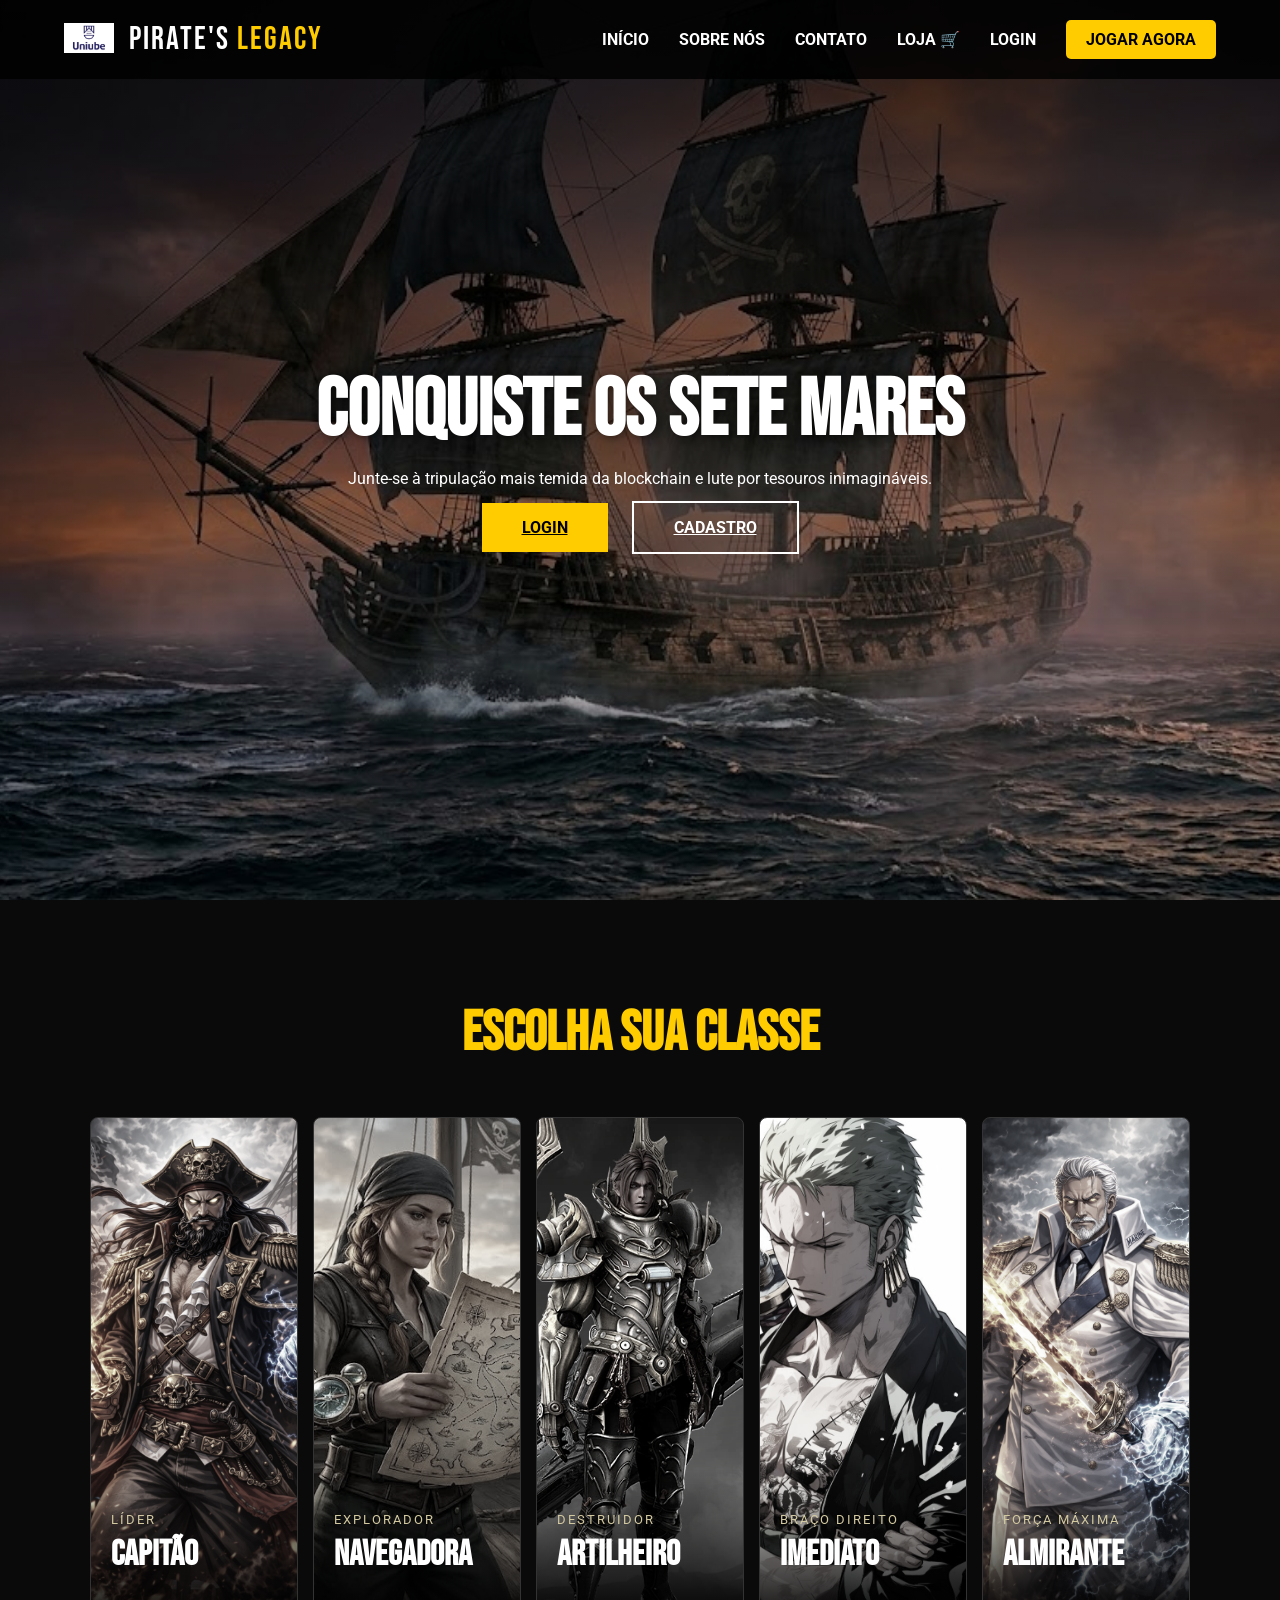
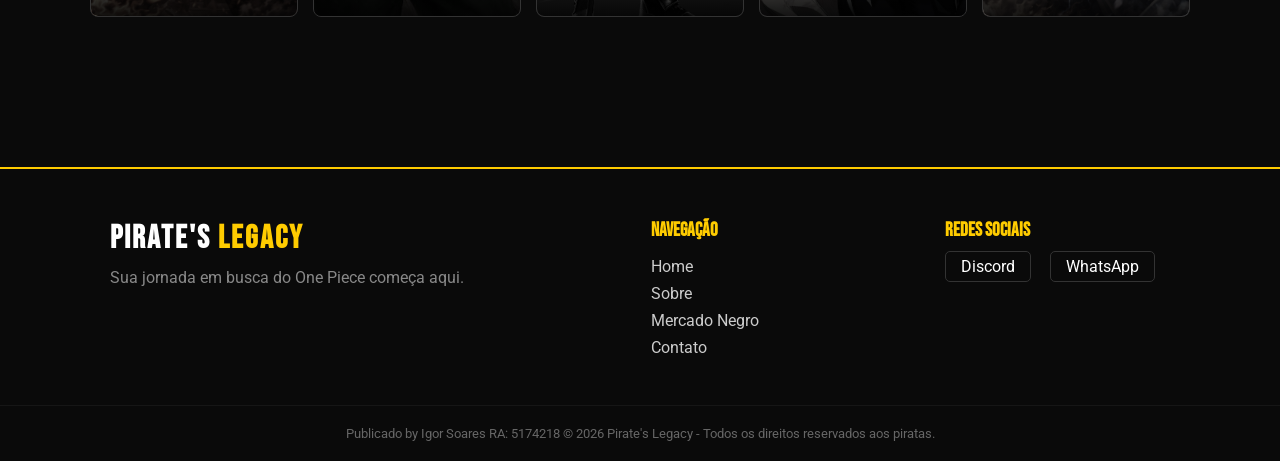
<file: Trabalho html/index.html>
<!DOCTYPE html>
<html lang="pt-br">
<head>
    <script>(function(w,d,s,l,i){w[l]=w[l]||[];w[l].push({'gtm.start':
new Date().getTime(),event:'gtm.js'});var f=d.getElementsByTagName(s)[0],
j=d.createElement(s),dl=l!='dataLayer'?'&l='+l:'';j.async=true;j.src=
'https://www.googletagmanager.com/gtm.js?id='+i+dl;f.parentNode.insertBefore(j,f);
})(window,document,'script','dataLayer','GTM-MMXJFPZJ');</script>
    <meta charset="UTF-8">
    <meta name="viewport" content="width=device-width, initial-scale=1.0">
    <title>Pirate's Legacy - Conquiste os Mares</title>
    <link rel="stylesheet" href="css/style.css">
    <link href="https://fonts.googleapis.com/css2?family=Bebas+Neue&family=Roboto:wght@300;700&display=swap" rel="stylesheet">
</head>
<body>
    

    <header id="topo">
       <nav>
 <div class="brand-container">
    <a href="https://uniube.br/" target="_blank">
        <img src="Imagens/uniube.jpg" class="logo-uniube-header" alt="Logo Uniube">
    </a>
    
    <div class="logo">
        <a href="index.html">
            PIRATE'S <span>LEGACY</span>
        </a>
    </div>
</div>

    <ul>
        <li><a href="index.html">INÍCIO</a></li>
        <li><a href="sobre.html">SOBRE NÓS</a></li>
        <li><a href="contato.html">CONTATO</a></li>
        <li><a href="loja.html" target="_blank" class="shop-link">LOJA 🛒</a></li>
        <li><a href="login.html">LOGIN</a></li>
        <li>
            <a href="download.html" target="_blank" class="btn-play">
                JOGAR AGORA
            </a>
        </li>
    </ul>
</nav>
    </header>

    <section class="hero">
        <div class="hero-content">
            <h1>CONQUISTE OS SETE MARES</h1>
            <p>Junte-se à tripulação mais temida da blockchain e lute por tesouros inimagináveis.</p>
            
            <div class="hero-btns">
                <a href="login.html" target="_blank" class="main-btn">LOGIN</a>
                <a href="cadastro.html" target="_blank" class="sec-btn">CADASTRO</a>
            </div>
        </div>
    </section>

    <section class="features">
        <h2 class="titulo-sessao">ESCOLHA SUA CLASSE</h2>
        <div class="classes-list">
            
            <a href="classe-capitao.html" target="_blank" class="class-card capitao">
                <div class="class-content">
                    <span class="class-label">Líder</span>
                    <h3>CAPITÃO</h3>
                </div>
            </a>

            <a href="classe-navegador.html" target="_blank" class="class-card navegador">
                <div class="class-content">
                    <span class="class-label">Explorador</span>
                    <h3>NAVEGADORA</h3>
                </div>
            </a>

            <a href="classe-artilheiro.html" target="_blank" class="class-card artilheiro">
                <div class="class-content">
                    <span class="class-label">Destruidor</span>
                    <h3>ARTILHEIRO</h3>
                    
                </div>
            </a>

            <a href="classe-imediato.html" class="class-card imediato">
                <div class="class-content">
        <span class="class-label">Braço Direito</span>
        <h3>IMEDIATO</h3>
    </div>
</a>
<a href="classe-almirante.html" class="class-card almirante">
    <div class="class-content">
        <span class="class-label">Força Máxima</span>
        <h3>ALMIRANTE</h3>
    </div>
</a>        
            
        </div>
    </section>

</body>
<footer class="main-footer">
    <div class="footer-content">
        <div class="footer-logo">
            <h2>PIRATE'S <span>LEGACY</span></h2>
            <p>Sua jornada em busca do One Piece começa aqui.</p>
        </div>
        
        <div class="footer-links">
            <h4>Navegação</h4>
            <ul>
                <li><a href="index.html">Home</a></li>
                <li><a href="sobre.html">Sobre</a></li>
                <li><a href="loja.html">Mercado Negro</a></li>
                <li><a href="contato.html">Contato</a></li>
            </ul>
        </div>

        <div class="footer-social">
            <h4>Redes Sociais</h4>
            <div class="social-icons">
                <a href="https://discord.com/users/SEU_ID" target="_blank">Discord</a>
                <a href="https://wa.me/55..." target="_blank">WhatsApp</a>
            </div>
        </div>
    </div>
    
    <div class="footer-bottom">
        <p> Publicado by Igor Soares RA: 5174218 &copy; 2026 Pirate's Legacy - Todos os direitos reservados aos piratas.</p>
    </div>
</footer>
</html>
</file>
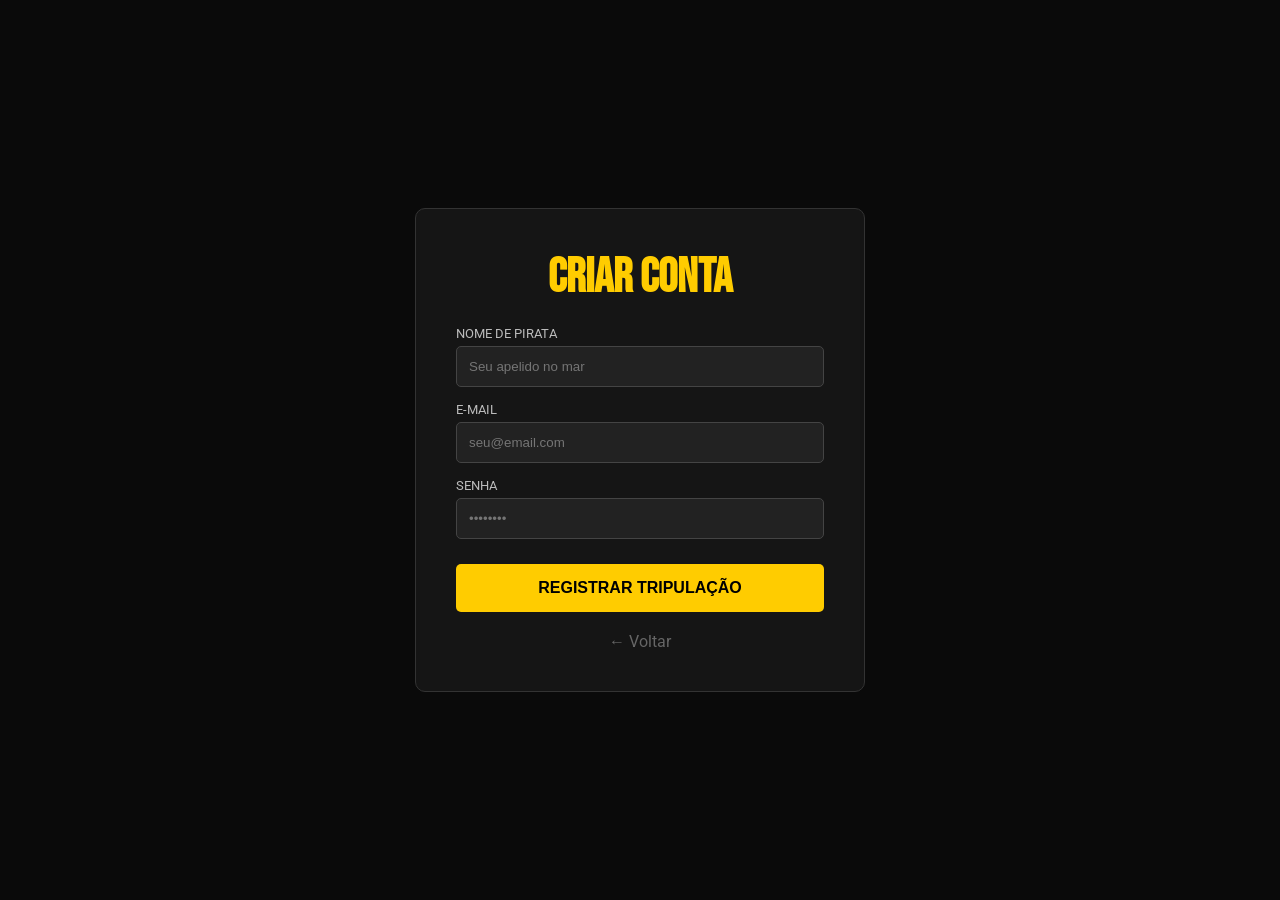
<file: Trabalho html/cadastro.html>
<!DOCTYPE html>
<html lang="pt-BR">
<head>
    <meta charset="UTF-8">
    <meta name="viewport" content="width=device-width, initial-scale=1.0">
    <title>Cadastro - Pirate's Legacy</title>
    <link href="https://fonts.googleapis.com/css2?family=Bebas+Neue&family=Roboto:wght@400;700&display=swap" rel="stylesheet">
    <style>
        * { margin: 0; padding: 0; box-sizing: border-box; }
        body {
            background-color: #0a0a0a;
            color: white;
            font-family: 'Roboto', sans-serif;
            height: 100vh;
            display: flex;
            align-items: center;
            justify-content: center;
        }
        .register-box {
            background: #151515;
            padding: 40px;
            border-radius: 10px;
            border: 1px solid #333;
            width: 100%;
            max-width: 450px;
            text-align: center;
        }
        h2 { font-family: 'Bebas Neue'; font-size: 3rem; color: #ffcc00; margin-bottom: 20px; }
        .input-group { margin-bottom: 15px; text-align: left; }
        .input-group label { display: block; margin-bottom: 5px; color: #bbb; font-size: 0.8rem; }
        .input-group input {
            width: 100%;
            padding: 12px;
            background: #222;
            border: 1px solid #444;
            border-radius: 5px;
            color: white;
            outline: none;
        }
        .input-group input:focus { border-color: #ffcc00; }
        .btn-register {
            width: 100%;
            padding: 15px;
            background: #ffcc00;
            border: none;
            border-radius: 5px;
            color: black;
            font-weight: bold;
            cursor: pointer;
            font-size: 1rem;
            margin-top: 10px;
        }
        .back-link { display: block; margin-top: 20px; color: #666; text-decoration: none; }
    </style>
</head>
<body>
    <div class="register-box">
        <h2>CRIAR CONTA</h2>
        <form>
            <div class="input-group">
                <label>NOME DE PIRATA</label>
                <input type="text" placeholder="Seu apelido no mar" required>
            </div>
            <div class="input-group">
                <label>E-MAIL</label>
                <input type="email" placeholder="seu@email.com" required>
            </div>
            <div class="input-group">
                <label>SENHA</label>
                <input type="password" placeholder="••••••••" required>
            </div>
            <button type="submit" class="btn-register">REGISTRAR TRIPULAÇÃO</button>
        </form>
        <a href="index.html" class="back-link">← Voltar</a>
    </div>
</body>
</html>
</file>
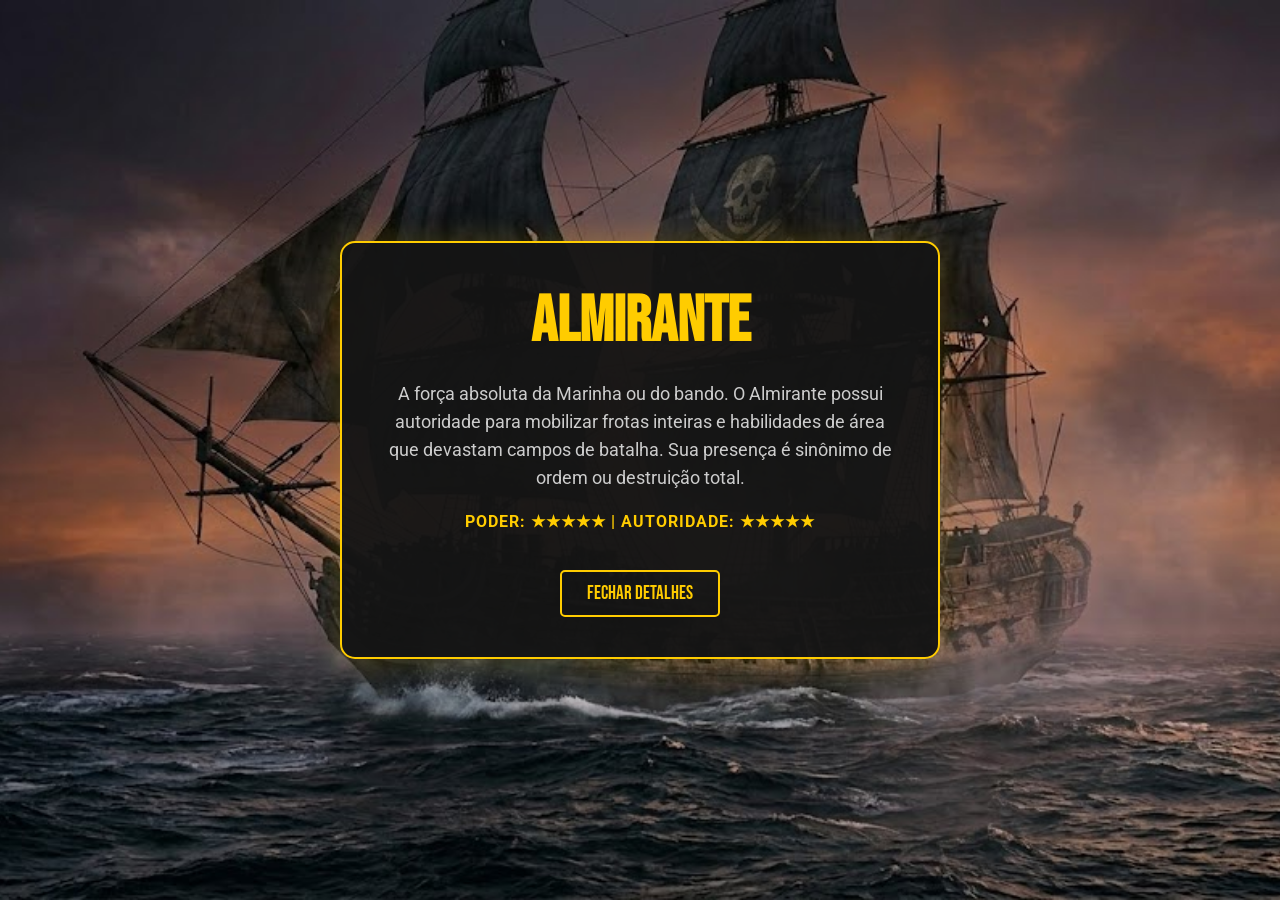
<file: Trabalho html/classe-almirante.html>
<!DOCTYPE html>
<html lang="pt-BR">
<head>
    <meta charset="UTF-8">
    <title>Almirante - Pirate's Legacy</title>
    <link rel="stylesheet" href="css/style.css">
    <link href="https://fonts.googleapis.com/css2?family=Bebas+Neue&family=Roboto:wght@400;700&display=swap" rel="stylesheet">
    <style>
        body {
            background-color: transparent; 
            display: flex;
            justify-content: center;
            align-items: center;
            height: 100vh;
            margin: 0;
        }
        .info-container {
            max-width: 600px;
            background: rgba(21, 21, 21, 0.95);
            padding: 40px;
            border-radius: 15px;
            border: 2px solid #ffcc00;
            text-align: center;
            box-shadow: 0 0 30px rgba(255, 204, 0, 0.2);
        }
        h1 { font-family: 'Bebas Neue'; color: #ffcc00; font-size: 4rem; margin: 0; }
        p { color: #ccc; line-height: 1.6; margin: 20px 0; font-size: 1.1rem; }
        .stats { color: #ffcc00; font-weight: bold; text-transform: uppercase; letter-spacing: 1px; }

        
        .btn-fechar {
            margin-top: 20px;
            background: transparent;
            border: 2px solid #ffcc00;
            color: #ffcc00;
            padding: 10px 25px;
            font-family: 'Bebas Neue', cursive;
            font-size: 1.2rem;
            cursor: pointer;
            transition: 0.3s;
            border-radius: 5px;
            text-transform: uppercase;
        }
        .btn-fechar:hover {
            background: #ffcc00;
            color: black;
        }
    </style>
</head>
<body>
    <div class="info-container">
        <h1>ALMIRANTE</h1>
        <p>A força absoluta da Marinha ou do bando. O Almirante possui autoridade para mobilizar frotas inteiras e habilidades de área que devastam campos de batalha. Sua presença é sinônimo de ordem ou destruição total.</p>
        <div class="stats">Poder: ★★★★★ | Autoridade: ★★★★★</div>
        
        <br>
        <button class="btn-fechar" onclick="fecharOuVoltar()">Fechar Detalhes</button>
    </div>

    <script>
        function fecharOuVoltar() {
            
            window.close();

            
            setTimeout(function() {
                window.location.href = "index.html";
            }, 200);
        }
    </script>
</body>
</html>
</file>
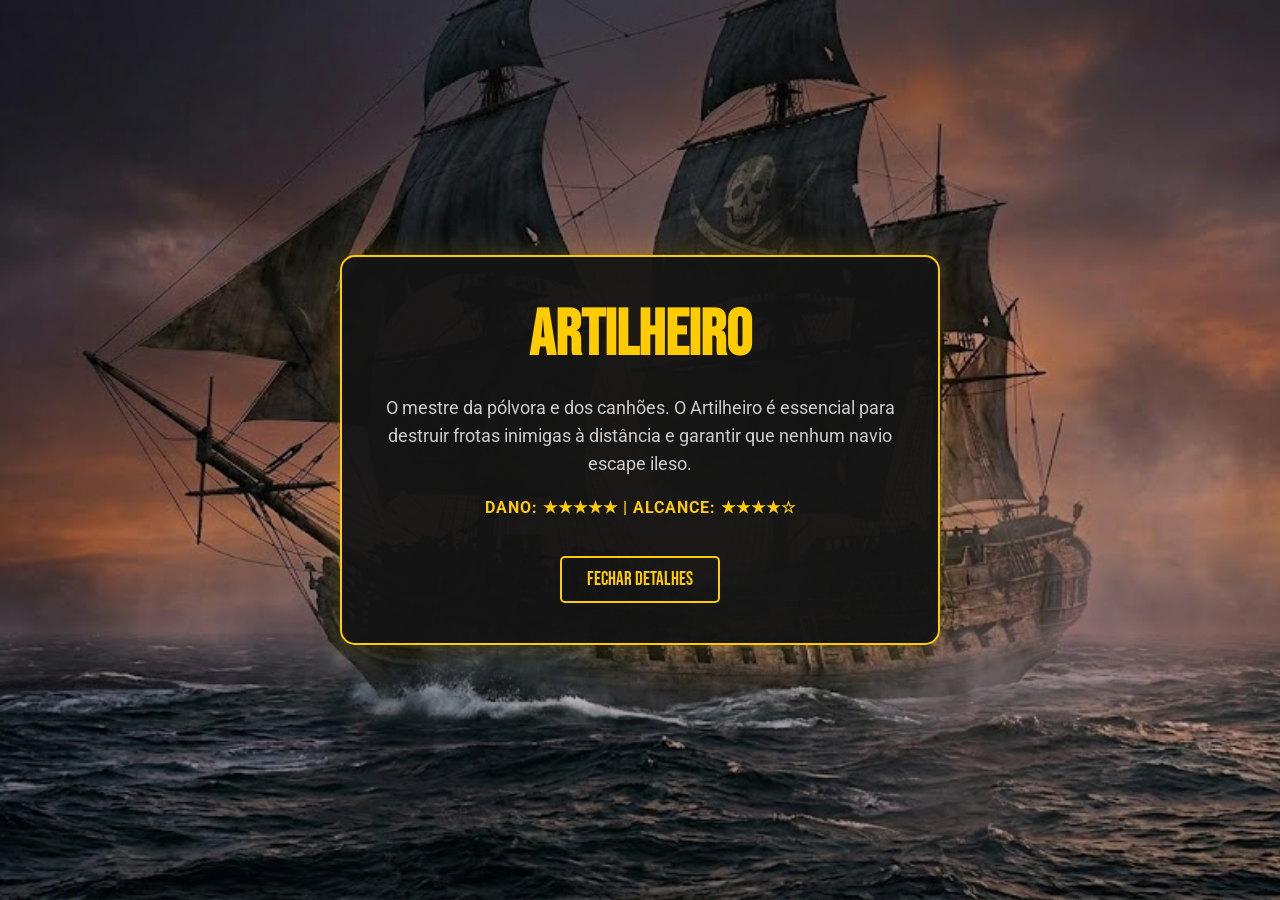
<file: Trabalho html/classe-artilheiro.html>
<!DOCTYPE html>
<html lang="pt-BR">
<head>
    <meta charset="UTF-8">
    <title>Artilheiro - Pirate's Legacy</title>
    <link rel="stylesheet" href="css/style.css">
    <link href="https://fonts.googleapis.com/css2?family=Bebas+Neue&family=Roboto:wght@400;700&display=swap" rel="stylesheet">
    <style>
body {
            background-color: transparent; 
            display: flex;
            justify-content: center;
            align-items: center;
            height: 100vh;
            margin: 0;
        }
        .info-container {
            max-width: 600px;
            background: rgba(21, 21, 21, 0.95);
            padding: 40px;
            border-radius: 15px;
            border: 2px solid #ffcc00;
            text-align: center;
            box-shadow: 0 0 30px rgba(255, 204, 0, 0.2);
        }
        h1 { font-family: 'Bebas Neue'; color: #ffcc00; font-size: 4rem; margin: 0; }
        p { color: #ccc; line-height: 1.6; margin: 20px 0; font-size: 1.1rem; }
        .stats { color: #ffcc00; font-weight: bold; text-transform: uppercase; letter-spacing: 1px; }

        
        .btn-fechar {
            margin-top: 20px;
            background: transparent;
            border: 2px solid #ffcc00;
            color: #ffcc00;
            padding: 10px 25px;
            font-family: 'Bebas Neue', cursive;
            font-size: 1.2rem;
            cursor: pointer;
            transition: 0.3s;
            border-radius: 5px;
            text-transform: uppercase;
        }
        .btn-fechar:hover {
            background: #ffcc00;
            color: black;
        }
    </style>
</head>
<body>
    <div class="info-container">
        <h1>ARTILHEIRO</h1>
        <p>O mestre da pólvora e dos canhões. O Artilheiro é essencial para destruir frotas inimigas à distância e garantir que nenhum navio escape ileso.</p>
        <div class="stats">Dano: ★★★★★ | Alcance: ★★★★☆</div>
        <br>
    <button class="btn-fechar" onclick="fecharOuVoltar()">Fechar Detalhes</button>
    </div>

    <script>
        function fecharOuVoltar() {
            
            window.close();

            
            setTimeout(function() {
                window.location.href = "index.html";
            }, 200);
        }
    </script>
</body>
</html>
</file>
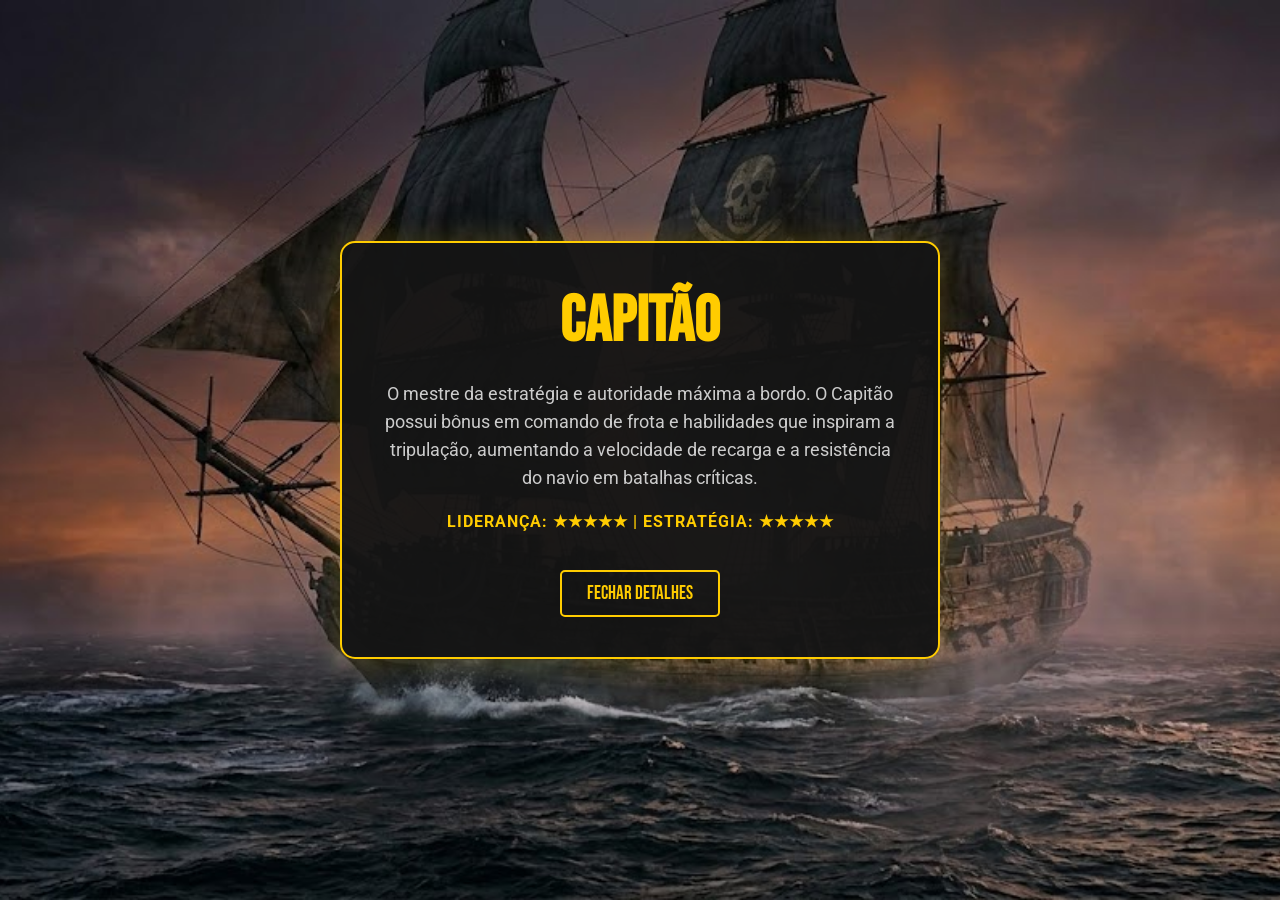
<file: Trabalho html/classe-capitao.html>
<!DOCTYPE html>
<html lang="pt-BR">
<head>
    <meta charset="UTF-8">
    <title>Capitão - Pirate's Legacy</title>
    <link rel="stylesheet" href="css/style.css">
    <link href="https://fonts.googleapis.com/css2?family=Bebas+Neue&family=Roboto:wght@400;700&display=swap" rel="stylesheet">
    <style>
    body {
            background-color: transparent; 
            display: flex;
            justify-content: center;
            align-items: center;
            height: 100vh;
            margin: 0;
        }
        .info-container {
            max-width: 600px;
            background: rgba(21, 21, 21, 0.95);
            padding: 40px;
            border-radius: 15px;
            border: 2px solid #ffcc00;
            text-align: center;
            box-shadow: 0 0 30px rgba(255, 204, 0, 0.2);
        }
        h1 { font-family: 'Bebas Neue'; color: #ffcc00; font-size: 4rem; margin: 0; }
        p { color: #ccc; line-height: 1.6; margin: 20px 0; font-size: 1.1rem; }
        .stats { color: #ffcc00; font-weight: bold; text-transform: uppercase; letter-spacing: 1px; }

        
        .btn-fechar {
            margin-top: 20px;
            background: transparent;
            border: 2px solid #ffcc00;
            color: #ffcc00;
            padding: 10px 25px;
            font-family: 'Bebas Neue', cursive;
            font-size: 1.2rem;
            cursor: pointer;
            transition: 0.3s;
            border-radius: 5px;
            text-transform: uppercase;
        }
        .btn-fechar:hover {
            background: #ffcc00;
            color: black;
        }
    </style>
</head>
<body>
    <div class="info-container">
        <h1>CAPITÃO</h1>
        <p>O mestre da estratégia e autoridade máxima a bordo. O Capitão possui bônus em comando de frota e habilidades que inspiram a tripulação, aumentando a velocidade de recarga e a resistência do navio em batalhas críticas.</p>
        <div class="stats">Liderança: ★★★★★ | Estratégia: ★★★★★</div>
        <br>
        <button class="btn-fechar" onclick="fecharOuVoltar()">Fechar Detalhes</button>
    </div>

    <script>
        function fecharOuVoltar() {
           
            window.close();

            
            setTimeout(function() {
                window.location.href = "index.html";
            }, 200);
        }
    </script>
</body>
</html>
</file>
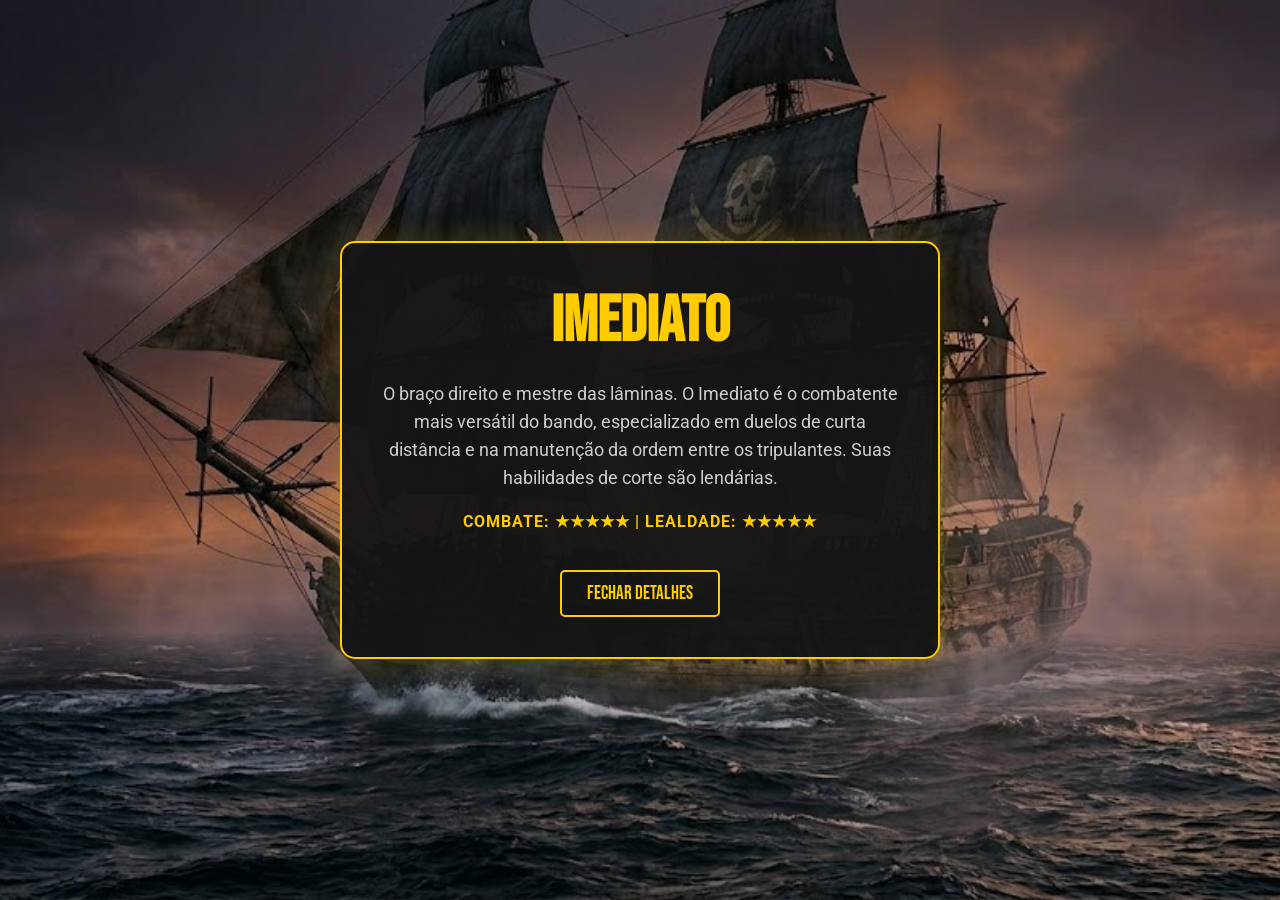
<file: Trabalho html/classe-imediato.html>
<!DOCTYPE html>
<html lang="pt-BR">
<head>
    <meta charset="UTF-8">
    <title>Imediato - Pirate's Legacy</title>
    <link rel="stylesheet" href="css/style.css">
    <link href="https://fonts.googleapis.com/css2?family=Bebas+Neue&family=Roboto:wght@400;700&display=swap" rel="stylesheet">
    <style>
       body {
            background-color: transparent; 
            display: flex;
            justify-content: center;
            align-items: center;
            height: 100vh;
            margin: 0;
        }
        .info-container {
            max-width: 600px;
            background: rgba(21, 21, 21, 0.95);
            padding: 40px;
            border-radius: 15px;
            border: 2px solid #ffcc00;
            text-align: center;
            box-shadow: 0 0 30px rgba(255, 204, 0, 0.2);
        }
        h1 { font-family: 'Bebas Neue'; color: #ffcc00; font-size: 4rem; margin: 0; }
        p { color: #ccc; line-height: 1.6; margin: 20px 0; font-size: 1.1rem; }
        .stats { color: #ffcc00; font-weight: bold; text-transform: uppercase; letter-spacing: 1px; }

        
        .btn-fechar {
            margin-top: 20px;
            background: transparent;
            border: 2px solid #ffcc00;
            color: #ffcc00;
            padding: 10px 25px;
            font-family: 'Bebas Neue', cursive;
            font-size: 1.2rem;
            cursor: pointer;
            transition: 0.3s;
            border-radius: 5px;
            text-transform: uppercase;
        }
        .btn-fechar:hover {
            background: #ffcc00;
            color: black;
        }
    </style>
</head>
<body>
    <div class="info-container">
        <h1>IMEDIATO</h1>
        <p>O braço direito e mestre das lâminas. O Imediato é o combatente mais versátil do bando, especializado em duelos de curta distância e na manutenção da ordem entre os tripulantes. Suas habilidades de corte são lendárias.</p>
        <div class="stats">Combate: ★★★★★ | Lealdade: ★★★★★</div>
        <br>
        <button class="btn-fechar" onclick="fecharOuVoltar()">Fechar Detalhes</button>
    </div>

    <script>
        function fecharOuVoltar() {
            // Tenta fechar a aba atual
            window.close();

            
            setTimeout(function() {
                window.location.href = "index.html";
            }, 200);
        }
    </script>
</body>
</html>
</file>
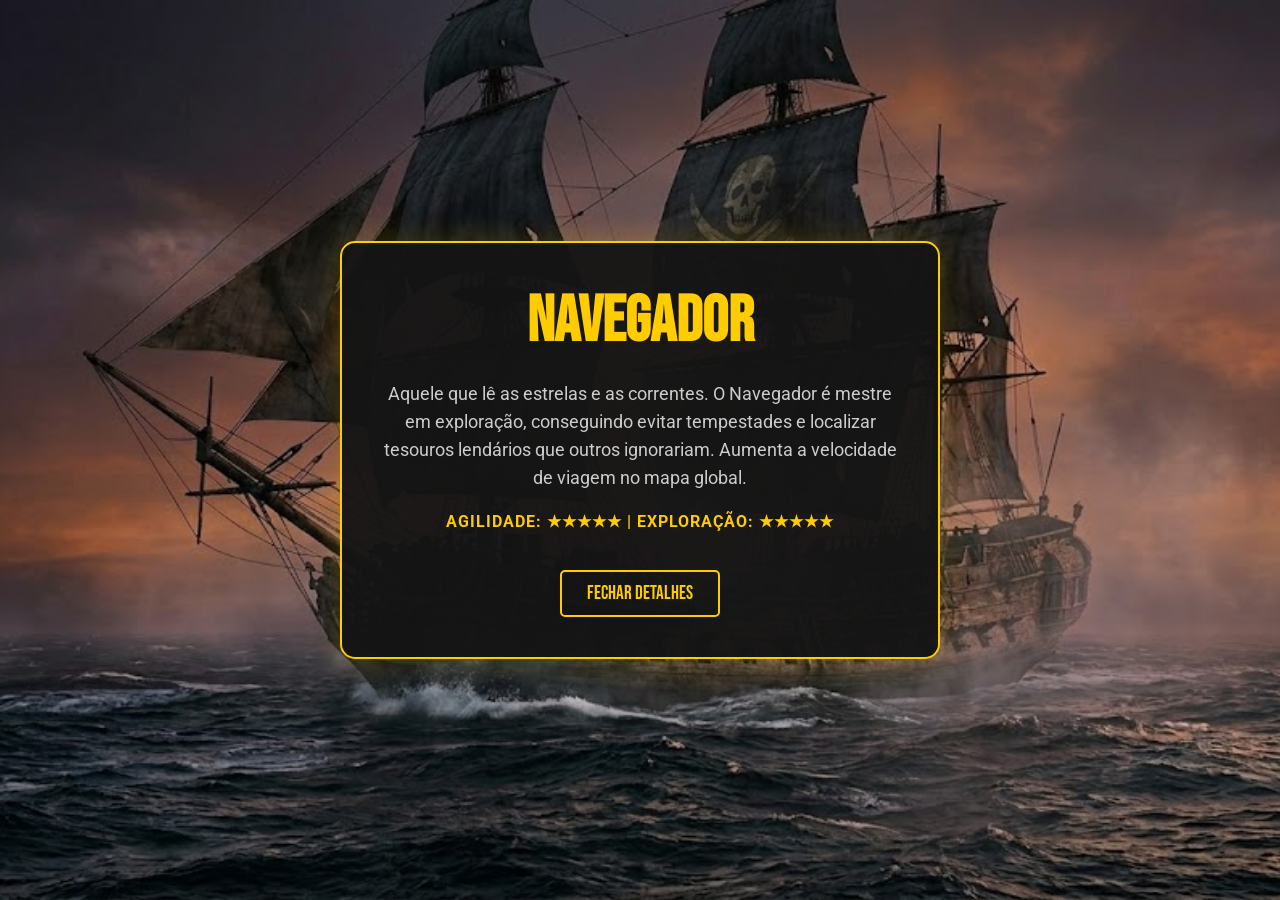
<file: Trabalho html/classe-navegador.html>
<!DOCTYPE html>
<html lang="pt-BR">
<head>
    <meta charset="UTF-8">
    <title>Navegador - Pirate's Legacy</title>
    <link rel="stylesheet" href="css/style.css">
    <link href="https://fonts.googleapis.com/css2?family=Bebas+Neue&family=Roboto:wght@400;700&display=swap" rel="stylesheet">
    <style>
         body {
            background-color: transparent; 
            display: flex;
            justify-content: center;
            align-items: center;
            height: 100vh;
            margin: 0;
        }
        .info-container {
            max-width: 600px;
            background: rgba(21, 21, 21, 0.95);
            padding: 40px;
            border-radius: 15px;
            border: 2px solid #ffcc00;
            text-align: center;
            box-shadow: 0 0 30px rgba(255, 204, 0, 0.2);
        }
        h1 { font-family: 'Bebas Neue'; color: #ffcc00; font-size: 4rem; margin: 0; }
        p { color: #ccc; line-height: 1.6; margin: 20px 0; font-size: 1.1rem; }
        .stats { color: #ffcc00; font-weight: bold; text-transform: uppercase; letter-spacing: 1px; }

        
        .btn-fechar {
            margin-top: 20px;
            background: transparent;
            border: 2px solid #ffcc00;
            color: #ffcc00;
            padding: 10px 25px;
            font-family: 'Bebas Neue', cursive;
            font-size: 1.2rem;
            cursor: pointer;
            transition: 0.3s;
            border-radius: 5px;
            text-transform: uppercase;
        }
        .btn-fechar:hover {
            background: #ffcc00;
            color: black;
        }
    </style>
</head>
<body>
    <div class="info-container">
        <h1>NAVEGADOR</h1>
        <p>Aquele que lê as estrelas e as correntes. O Navegador é mestre em exploração, conseguindo evitar tempestades e localizar tesouros lendários que outros ignorariam. Aumenta a velocidade de viagem no mapa global.</p>
        <div class="stats">Agilidade: ★★★★★ | Exploração: ★★★★★</div>
        <br>
        <button class="btn-fechar" onclick="fecharOuVoltar()">Fechar Detalhes</button>
    </div>

    <script>
        function fecharOuVoltar() {
          
            window.close();

            
            setTimeout(function() {
                window.location.href = "index.html";
            }, 200);
        }
    </script>
</body>
</html>
</file>
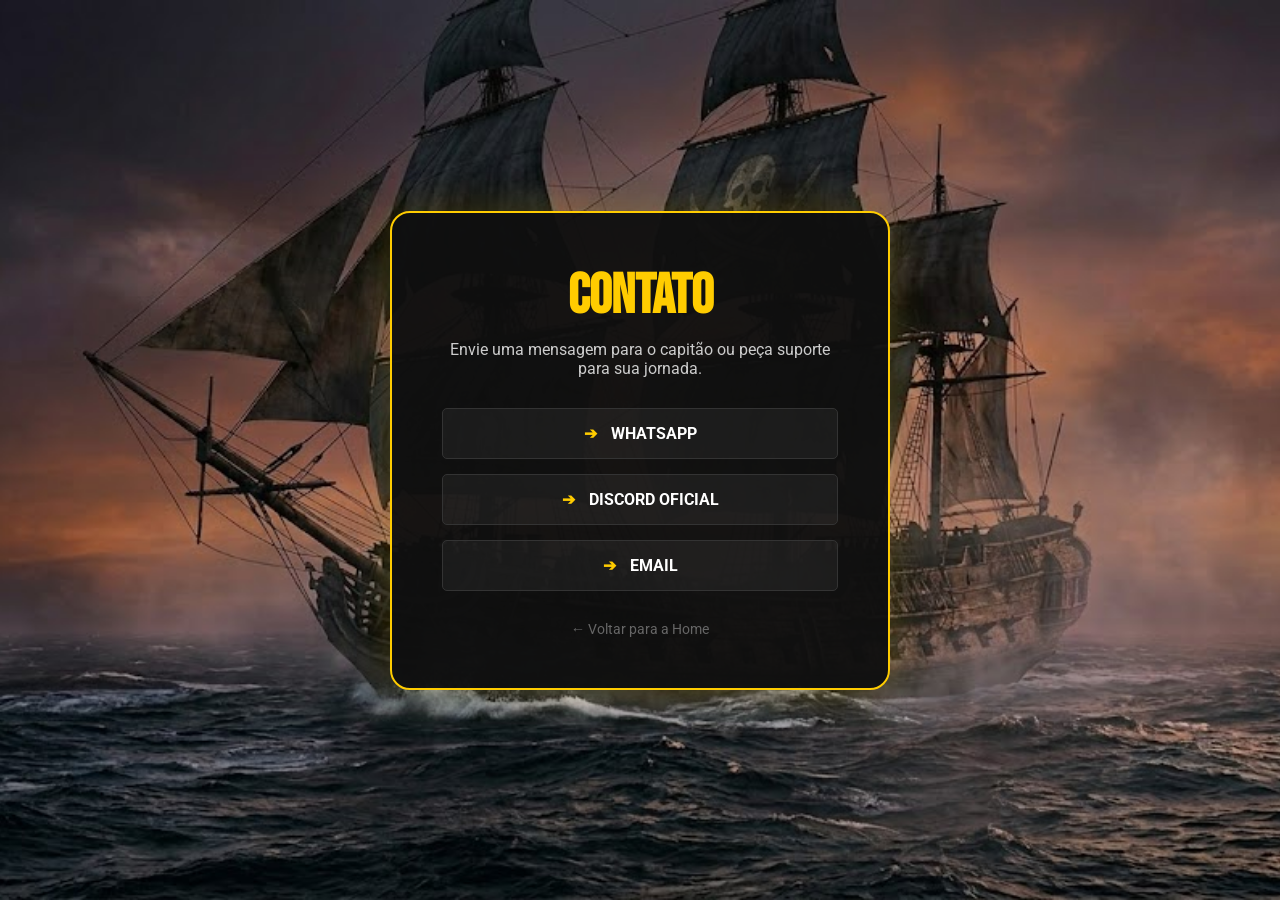
<file: Trabalho html/contato.html>
<!DOCTYPE html>
<html lang="pt-BR">
<head>
    <meta charset="UTF-8">
    <title>Contato - Pirate's Legacy</title>
    <link rel="stylesheet" href="css/style.css">
    <link href="https://fonts.googleapis.com/css2?family=Bebas+Neue&family=Roboto:wght@400;700&display=swap" rel="stylesheet">
    <style>
        body {
            background-color: transparent; 
            display: flex;
            justify-content: center;
            align-items: center;
            height: 100vh;
            margin: 0;
        }
        .contato-box {
            max-width: 500px;
            background: rgba(15, 15, 15, 0.95);
            padding: 50px;
            border-radius: 20px;
            border: 2px solid #ffcc00;
            text-align: center;
            box-shadow: 0 0 40px rgba(255, 204, 0, 0.2);
        }
        h1 { font-family: 'Bebas Neue'; color: #ffcc00; font-size: 3.5rem; margin-bottom: 10px; }
        p { color: #ccc; margin-bottom: 30px; }

        .lista-contatos {
            display: flex;
            flex-direction: column;
            gap: 15px;
        }

        .btn-rede-social {
            display: block;
            padding: 15px;
            border: 1px solid #333;
            color: white;
            text-decoration: none;
            font-weight: bold;
            border-radius: 5px;
            transition: 0.3s;
            background: rgba(255, 255, 255, 0.05);
        }

        .btn-rede-social:hover {
            border-color: #ffcc00;
            background: rgba(255, 204, 0, 0.1);
            transform: translateX(10px);
        }

        .btn-rede-social span {
            color: #ffcc00;
            margin-right: 10px;
        }

        .btn-voltar {
            margin-top: 30px;
            color: #666;
            text-decoration: none;
            display: inline-block;
            font-size: 0.9rem;
        }
        .btn-voltar:hover { color: white; }
    </style>
</head>
<body>

    <div class="contato-box">
        <h1>CONTATO</h1>
        <p>Envie uma mensagem para o capitão ou peça suporte para sua jornada.</p>
        
        <div class="lista-contatos">
            <a href="https://wa.me/5534984440768" target="_blank" class="btn-rede-social">
        <span>➔</span> WHATSAPP
    </a>

            <a href="https://discord.com/users/igorbreeno" target="_blank" class="btn-rede-social">
                <span>➔</span> DISCORD OFICIAL
            </a>
<a href="mailto:igorbrenocontato@gmail.com" onclick="copiarEmail(event, 'igorbrenocontato@gmail.com')" class="btn-rede-social">
    <span>➔</span> EMAIL
</a>

<script>
function copiarEmail(event, email) {
   
    navigator.clipboard.writeText(email);
    
    
    alert("O endereço de e-mail foi copiado! Se o seu app não abriu, basta colar no seu Gmail/Outlook.");
}
</script>
        </div>
        
        <a href="index.html" class="btn-voltar">← Voltar para a Home</a>
    </div>

</body>
</html>
</file>
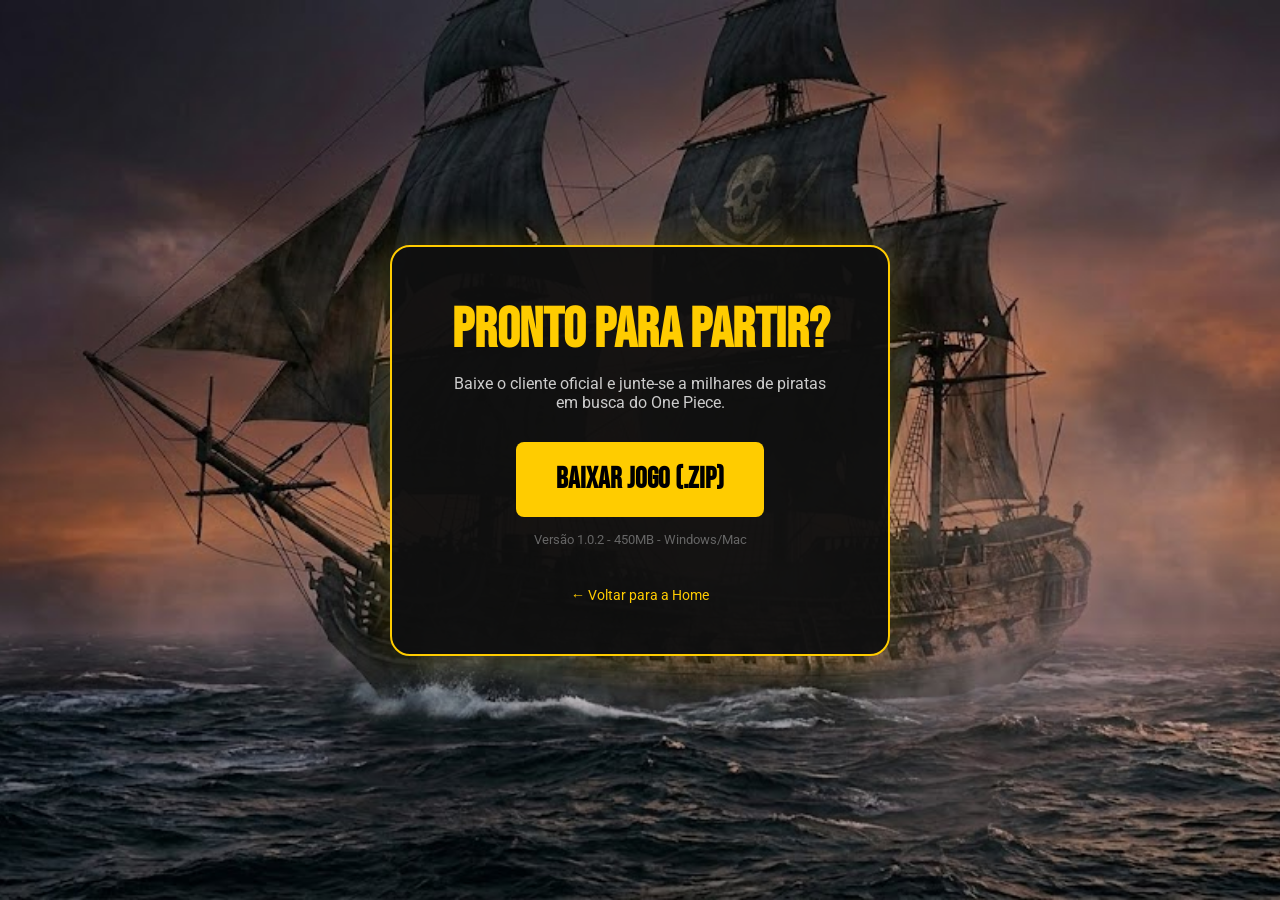
<file: Trabalho html/download.html>
<!DOCTYPE html>
<html lang="pt-BR">
<head>
    <meta charset="UTF-8">
    <title>Download - Pirate's Legacy</title>
    <link rel="stylesheet" href="css/style.css">
    <link href="https://fonts.googleapis.com/css2?family=Bebas+Neue&family=Roboto:wght@400;700&display=swap" rel="stylesheet">
    <style>
        body {
            background-color: transparent; 
            display: flex;
            justify-content: center;
            align-items: center;
            height: 100vh;
            margin: 0;
        }
        .download-box {
            max-width: 500px;
            background: rgba(15, 15, 15, 0.95);
            padding: 50px;
            border-radius: 20px;
            border: 2px solid #ffcc00;
            text-align: center;
            box-shadow: 0 0 40px rgba(255, 204, 0, 0.2);
        }
        h1 { font-family: 'Bebas Neue'; color: #ffcc00; font-size: 3.5rem; margin-bottom: 10px; }
        p { color: #ccc; margin-bottom: 30px; }

        /* BOTÃO DE DOWNLOAD ESTILIZADO */
        .btn-download {
            display: inline-block;
            background: #ffcc00;
            color: black;
            padding: 20px 40px;
            font-family: 'Bebas Neue', cursive;
            font-size: 1.8rem;
            text-decoration: none;
            border-radius: 8px;
            font-weight: bold;
            transition: 0.3s;
            border: none;
            cursor: pointer;
        }

        .btn-download:hover {
            background: #fff;
            transform: scale(1.05);
            box-shadow: 0 0 20px rgba(255, 255, 255, 0.2);
        }

        .info-arquivo {
            margin-top: 15px;
            font-size: 0.8rem;
            color: #666;
            display: block;
        }
    </style>
</head>
<body>

    <div class="download-box">
        <h1>PRONTO PARA PARTIR?</h1>
        <p>Baixe o cliente oficial e junte-se a milhares de piratas em busca do One Piece.</p>
        
        <a href="PiratesLegacy.zip" download class="btn-download">BAIXAR JOGO (.ZIP)</a>
        
        <span class="info-arquivo">Versão 1.0.2 - 450MB - Windows/Mac</span>
        
        <br><br>
        <a href="index.html" style="color: #ffcc00; text-decoration: none; font-size: 0.9rem;">← Voltar para a Home</a>
    </div>

</body>
</html>
</file>
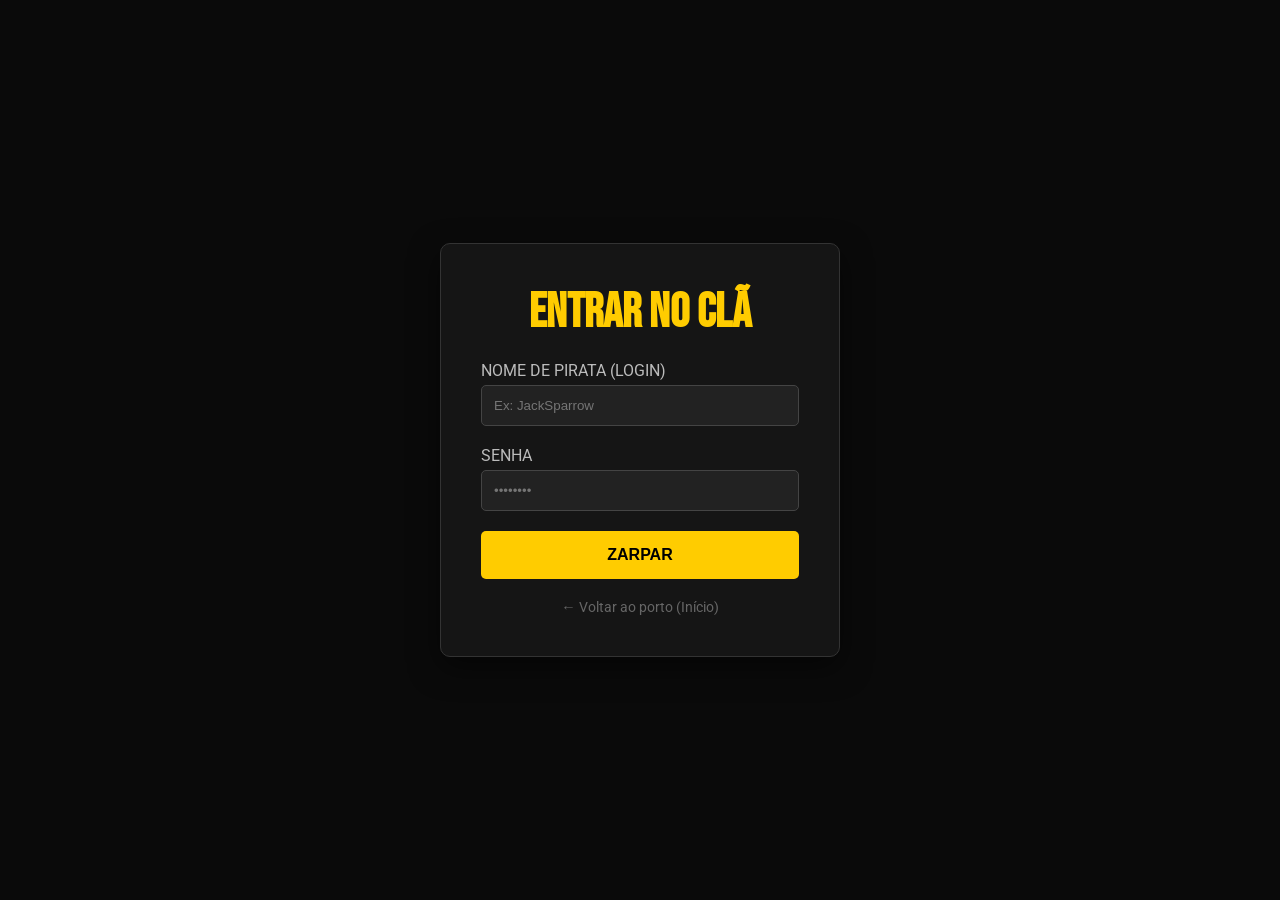
<file: Trabalho html/login.html>
<!DOCTYPE html>
<html lang="pt-BR">
<head>
    <meta charset="UTF-8">
    <meta name="viewport" content="width=device-width, initial-scale=1.0">
    <title>Login - Pirate's Legacy</title>
    <link href="https://fonts.googleapis.com/css2?family=Bebas+Neue&family=Roboto:wght@400;700&display=swap" rel="stylesheet">
    <style>
        * { margin: 0; padding: 0; box-sizing: border-box; }
        
        body {
            background-color: #0a0a0a;
            color: white;
            font-family: 'Roboto', sans-serif;
            height: 100vh;
            display: flex;
            align-items: center;
            justify-content: center;
        }

        .login-box {
            background: #151515;
            padding: 40px;
            border-radius: 10px;
            border: 1px solid #333;
            width: 100%;
            max-width: 400px;
            text-align: center;
            box-shadow: 0 10px 30px rgba(0,0,0,0.5);
        }

        h2 {
            font-family: 'Bebas Neue', cursive;
            font-size: 3rem;
            color: #ffcc00;
            margin-bottom: 20px;
        }

        .input-group {
            margin-bottom: 20px;
            text-align: left;
        }

        .input-group label {
            display: block;
            margin-bottom: 5px;
            color: #bbb;
        }

        .input-group input {
            width: 100%;
            padding: 12px;
            background: #222;
            border: 1px solid #444;
            border-radius: 5px;
            color: white;
            outline: none;
            transition: 0.3s;
        }

        .input-group input:focus {
            border-color: #ffcc00;
        }

        .btn-login {
            width: 100%;
            padding: 15px;
            background: #ffcc00;
            border: none;
            border-radius: 5px;
            color: black;
            font-weight: bold;
            cursor: pointer;
            font-size: 1rem;
            transition: 0.3s;
        }

        .btn-login:hover {
            background: #e6b800;
            transform: scale(1.02);
        }

        .back-link {
            display: block;
            margin-top: 20px;
            color: #666;
            text-decoration: none;
            font-size: 0.9rem;
        }

        .back-link:hover { color: #ffcc00; }
    </style>
</head>
<body>

    <div class="login-box">
        <h2>ENTRAR NO CLÃ</h2>
        <form>
            <div class="input-group">
                <label>NOME DE PIRATA (LOGIN)</label>
                <input type="text" placeholder="Ex: JackSparrow" required>
            </div>
            <div class="input-group">
                <label>SENHA</label>
                <input type="password" placeholder="••••••••" required>
            </div>
            <button type="submit" class="btn-login">ZARPAR</button>
        </form>
        <a href="index.html" class="back-link">← Voltar ao porto (Início)</a>
    </div>

</body>
</html>
</file>
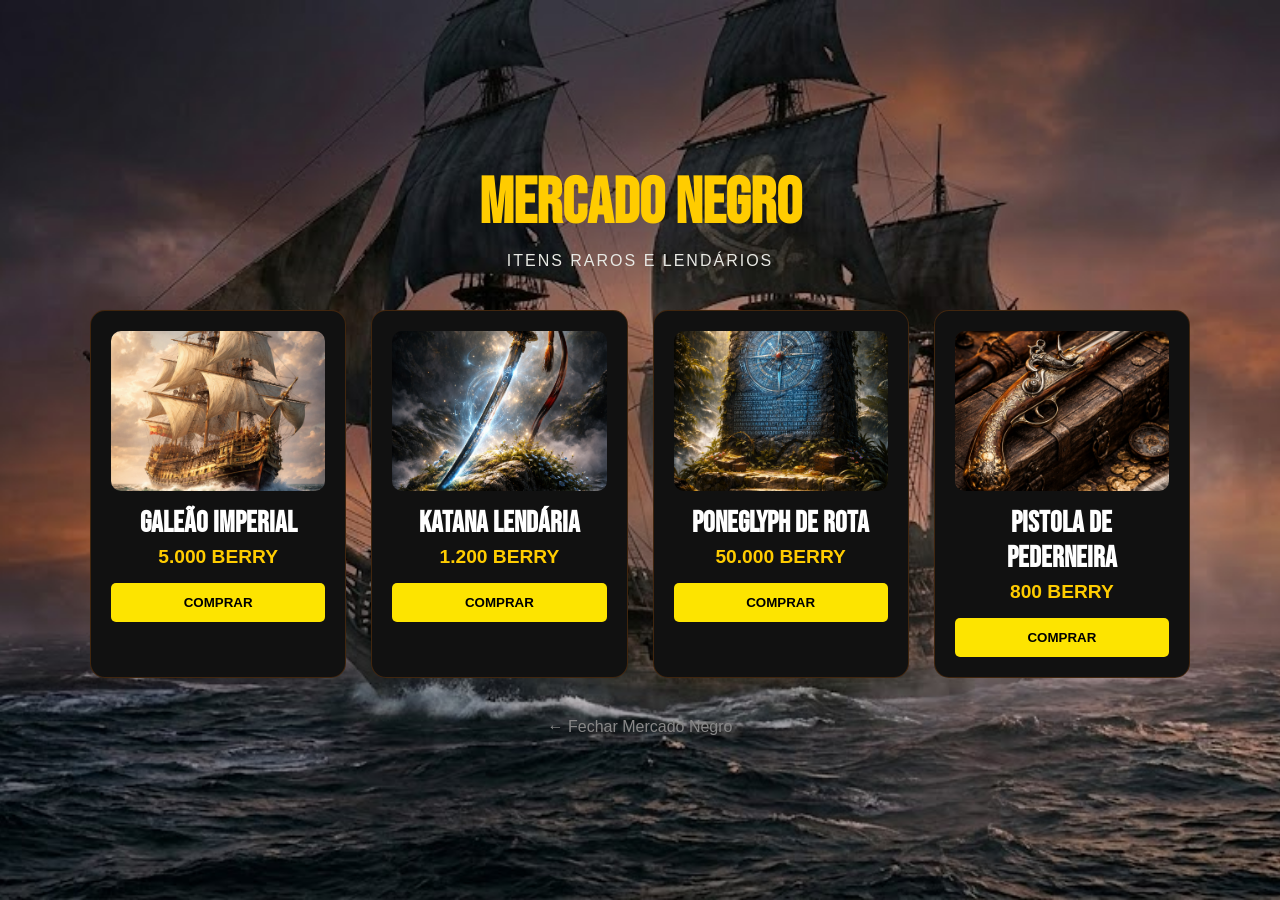
<file: Trabalho html/loja.html>
<!DOCTYPE html>
<html lang="pt-br">
<head>
    <meta charset="UTF-8">
    <title>Mercado Negro - Pirate's Legacy</title>
    <link rel="stylesheet" href="css/style.css"> 
    <link href="https://fonts.googleapis.com/css2?family=Bebas+Neue&display=swap" rel="stylesheet">
    <style>
        .body-loja {
            background-color: #050505;
            display: flex;
            justify-content: center;
            align-items: center;
            min-height: 100vh;
            flex-direction: column;
            padding: 50px 20px;
            color: white;
            font-family: 'Roboto', sans-serif;
        }
        .container-loja {
            text-align: center;
            max-width: 1100px;
            width: 100%;
        }
        h1 { font-family: 'Bebas Neue'; color: #ffcc00; font-size: 4rem; margin-bottom: 10px; }
        .subtitulo { color: #e8e9e4; letter-spacing: 2px; margin-bottom: 40px; text-transform: uppercase; }

        .grid-itens {
            display: grid;
            grid-template-columns: repeat(auto-fit, minmax(250px, 1fr));
            gap: 25px;
            margin-top: 20px;
        }
        .card-item {
            background: #111;
            border: 1px solid #ff7b0033;
            padding: 20px;
            border-radius: 15px;
            transition: 0.3s;
            display: flex;
            flex-direction: column;
            align-items: center;
        }
        .card-item:hover { 
            border-color: #fbff00; 
            transform: translateY(-8px);
            box-shadow: 0 10px 20px rgba(0, 212, 255, 0.1);
        }
        .img-item {
            width: 100%;
            height: 160px;
            background-size: cover;
            background-position: center;
            border-radius: 10px;
            margin-bottom: 15px;
        }
        h3 { font-family: 'Bebas Neue'; font-size: 1.8rem; margin-bottom: 5px; }
        .preco { color: #ffcc00; font-weight: bold; margin-bottom: 15px; font-size: 1.2rem; }

        .btn-comprar {
            background: #ffe600fd;
            border: none;
            padding: 12px;
            font-weight: bold;
            border-radius: 5px;
            cursor: pointer;
            width: 100%;
            transition: 0.3s;
            color: #000;
        }
        .btn-comprar:hover { background: #fff; scale: 1.05; }
        
        .link-voltar { margin-top: 40px; display: inline-block; color: #888; text-decoration: none; transition: 0.3s; }
        .link-voltar:hover { color: #fff; }
    </style>
</head>
<body class="body-loja">
    <div class="container-loja">
        <h1>MERCADO NEGRO</h1>
        <p class="subtitulo">Itens Raros e Lendários</p>

        <div class="grid-itens">
            <div class="card-item">
                <div class="img-item" style="background-image: url('Imagens/navio.png');"></div>
                <h3>GALEÃO IMPERIAL</h3>
                <p class="preco">5.000 BERRY</p>
                <button class="btn-comprar" onclick="verificarSaldo()">COMPRAR</button>
            </div>

            <div class="card-item">
                <div class="img-item" style="background-image: url('Imagens/katana.png');"></div>
                <h3>KATANA LENDÁRIA</h3>
                <p class="preco">1.200 BERRY</p>
                <button class="btn-comprar" onclick="verificarSaldo()">COMPRAR</button>
            </div>

            <div class="card-item">
                <div class="img-item" style="background-image: url('Imagens/PONEGLYPH.png');"></div>
                <h3>PONEGLYPH DE ROTA</h3>
                <p class="preco">50.000 BERRY</p>
                <button class="btn-comprar" onclick="verificarSaldo()">COMPRAR</button>
            </div>

            <div class="card-item">
                <div class="img-item" style="background-image: url('Imagens/pistola.png');"></div>
                <h3>PISTOLA DE PEDERNEIRA</h3>
                <p class="preco">800 BERRY</p>
                <button class="btn-comprar" onclick="verificarSaldo()">COMPRAR</button>
            </div>
        </div>

        <a href="javascript:window.close()" class="link-voltar">← Fechar Mercado Negro</a>
    </div>

    <script>
        function verificarSaldo() {
            // Abre a caixinha de pergunta
            const desejaRecarregar = confirm("SALDO INSUFICIENTE!\n\nSeu tesouro está vazio. Deseja recarregar seus Berries agora?");
            
            if (desejaRecarregar) {
                alert("Redirecionando para o cofre da Marinha...");
                 
            }
        }
    </script>
</body>
</html>
</file>
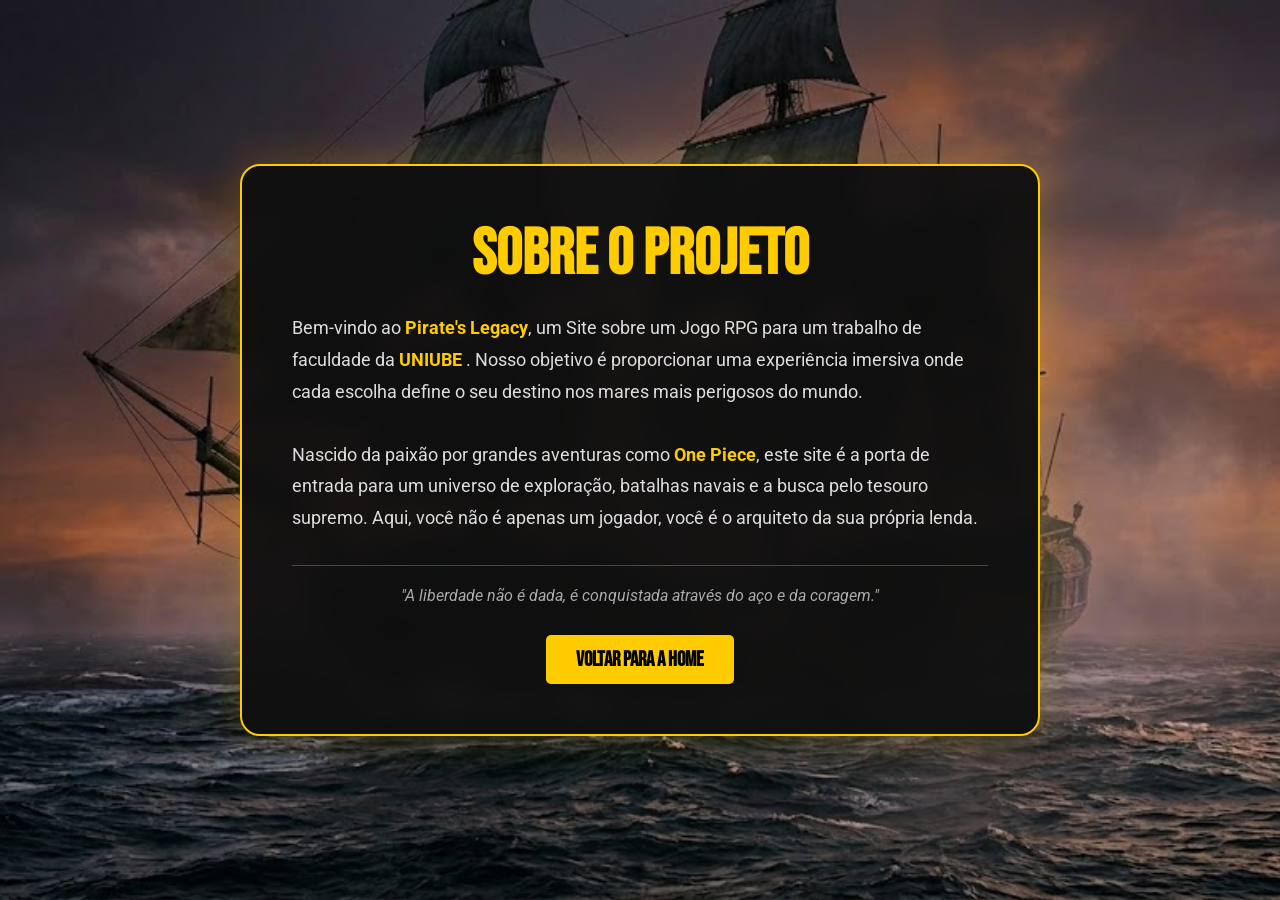
<file: Trabalho html/sobre.html>
<!DOCTYPE html>
<html lang="pt-BR">
<head>
    <meta charset="UTF-8">
    <title>Sobre Nós - Pirate's Legacy</title>
    <link rel="stylesheet" href="css/style.css">
    <link href="https://fonts.googleapis.com/css2?family=Bebas+Neue&family=Roboto:wght@400;700&display=swap" rel="stylesheet">
    <style>
        body {
            background-color: transparent; 
            display: flex;
            justify-content: center;
            align-items: center;
            min-height: 100vh;
            margin: 0;
            padding: 20px;
        }
        .sobre-container {
            max-width: 800px;
            background: rgba(15, 15, 15, 0.95);
            padding: 50px;
            border-radius: 20px;
            border: 2px solid #ffcc00;
            text-align: center;
            box-shadow: 0 0 40px rgba(255, 204, 0, 0.2);
            backdrop-filter: blur(10px);
        }
        h1 { font-family: 'Bebas Neue'; color: #ffcc00; font-size: 4rem; margin-bottom: 20px; }
        
        .historia {
            text-align: left; /* Texto alinhado à esquerda fica melhor para ler muito conteúdo */
            color: #ddd;
            line-height: 1.8;
            font-size: 1.1rem;
            margin-bottom: 30px;
        }

        .historia span { color: #ffcc00; font-weight: bold; }

        .missao {
            border-top: 1px solid rgba(255, 204, 0, 0.3);
            padding-top: 20px;
            font-style: italic;
            color: #aaa;
        }

        .btn-voltar {
            margin-top: 30px;
            background: #ffcc00;
            border: none;
            color: black;
            padding: 12px 30px;
            font-family: 'Bebas Neue', cursive;
            font-size: 1.3rem;
            cursor: pointer;
            transition: 0.3s;
            border-radius: 5px;
            font-weight: bold;
            text-decoration: none;
            display: inline-block;
        }

        .btn-voltar:hover {
            background: #fff;
            transform: scale(1.05);
        }
    </style>
</head>
<body>

    <div class="sobre-container">
        <h1>SOBRE O PROJETO</h1>
        
        <div class="historia">
            <p>Bem-vindo ao <span>Pirate's Legacy</span>, um Site sobre um Jogo RPG para um trabalho de faculdade da <span> UNIUBE </span>. Nosso objetivo é proporcionar uma experiência imersiva onde cada escolha define o seu destino nos mares mais perigosos do mundo.</p>
            <br> 
            <p>Nascido da paixão por grandes aventuras como <span>One Piece</span>, este site é a porta de entrada para um universo de exploração, batalhas navais e a busca pelo tesouro supremo. Aqui, você não é apenas um jogador, você é o arquiteto da sua própria lenda.</p>
        </div>

        <p class="missao">"A liberdade não é dada, é conquistada através do aço e da coragem."</p>
        
        <a href="index.html" class="btn-voltar">VOLTAR PARA A HOME</a>
    </div>

</body>
</html>
</file>
<file: Trabalho html/css/style.css>
* {
    margin: 0;
    padding: 0;
    box-sizing: border-box;
}

body {
     background-image: url('../Imagens/navio.pirata.jfif');
  background-size: cover;
  background-position: center;
  background-repeat: no-repeat;
  background-attachment: fixed; 

    background-color: #0a0a0a;
    color: rgb(255, 255, 255);
    font-family: 'Roboto', sans-serif;
    overflow-x: hidden;
}

header {
    padding: 20px 5%;
    background: rgba(0, 0, 0, 0.8);
    position: fixed;
    width: 100%;
    z-index: 1000;
}

nav {
    display: flex;
    justify-content: space-between;
    align-items: center;
}

.logo {
    font-family: 'Bebas Neue', cursive;
    font-size: 2rem;
    letter-spacing: 2px;
}

.logo span { color: #ffcc00; }

nav ul { display: flex; list-style: none; align-items: center; }

nav ul li { margin-left: 30px; }

nav ul li a {
    text-decoration: none;
    color: white;
    font-weight: bold;
    transition: 0.3s;
}

.btn-play {
    background: #ffcc00;
    color: black !important;
    padding: 10px 20px;
    border-radius: 5px;
}

/* Hero Section */
.hero {
    height: 100vh;
    /* Mudamos o final do gradiente para transparente */
    background: linear-gradient(rgba(0,0,0,0.6), transparent), 
                url('https://images.unsplash.com/photo-1516339901600-2e3a82dc5034?auto=format&fit=crop&w=1920&q=80');
    background-size: cover;
    background-position: center;
    display: flex;
    align-items: center;
    justify-content: center;
    text-align: center;
    margin-bottom: 0; /* Garante que não tenha espaço embaixo */
}

.hero h1 {
    font-family: 'Bebas Neue', cursive;
    font-size: 5rem;
    margin-bottom: 10px;
    text-shadow: 2px 2px 10px rgba(0,0,0,0.5);
}

.hero-btns { margin-top: 30px; }

.main-btn, .sec-btn {
    padding: 15px 40px;
    font-size: 1rem;
    font-weight: bold;
    cursor: pointer;
    border: none;
    margin: 0 10px;
    transition: 0.3s;
}

.main-btn { background: #ffcc00; color: black; }
.sec-btn { background: transparent; color: white; border: 2px solid white; }

.main-btn:hover { transform: scale(1.05); background: #e6b800; }

/* Cards */
.features { padding: 100px 5%; text-align: center; }

.classes-container {
    padding: 100px 5%;
    background: #050505;
    text-align: center;
}

.titulo-sessao {
    font-family: 'Bebas Neue', cursive;
    font-size: 3.5rem;
    color: #ffcc00;
    margin-bottom: 50px;
}

.classes-list {
    display: flex;
    gap: 15px;
    height: 500px;
    max-width: 1100px;
    margin: 0 auto;
}

.class-card {
    flex: 1; 
    position: relative;
    text-decoration: none;
    border: 1px solid #333;
    border-radius: 8px;
    overflow: hidden;
    transition: flex 0.6s cubic-bezier(0.25, 1, 0.5, 1), filter 0.3s;
    background-size: cover;
    background-position: center top;
    filter: grayscale(80%); 
}


.class-card:hover {
    flex: 2.5; /* O card focado fica bem maior */
    filter: grayscale(0%);
    border-color: #ffcc00;
}


.class-content {
    position: absolute;
    bottom: 0;
    left: 0;
    width: 100%;
    padding: 40px 20px;
    background: linear-gradient(to top, rgba(0,0,0,0.9) 0%, transparent 100%);
    color: white;
    text-align: left;
}

.class-label {
    font-size: 0.8rem;
    color: #ffcc00;
    text-transform: uppercase;
    letter-spacing: 2px;
}

.class-card h3 {
    font-family: 'Bebas Neue', cursive;
    font-size: 2.2rem;
    margin: 5px 0 0;
}

.capitao { background-image: url('../Imagens/capitao.png') !important; }
.navegador { background-image: url('../Imagens/navegador.pg') !important; }
.artilheiro { background-image: url('../Imagens/artilheiro.webp') !important; }
.imediato { background-image: url('../Imagens/imediato.jpg') !important; }
.almirante { background-image: url('../Imagens/almirante.png') !important; }

body.shop-page {
    overflow-x: hidden;
    background-color: #000505;
}


.shop-container {
    width: 100%;
    max-width: 1200px; 
    margin: 0 auto;    
    padding: 120px 20px 50px 20px;
    display: flex;
    flex-direction: column;
    align-items: center; 
}


.item-grid {
    display: grid;
    grid-template-columns: repeat(auto-fit, minmax(280px, 1fr));
    gap: 30px;
    width: 100%;
    justify-content: center; 
    margin-bottom: 60px;
}


.item-card {
    background: #151515;
    border: 1px solid #333;
    padding: 20px;
    border-radius: 15px;
    display: flex;
    flex-direction: column;
    align-items: center; 
    text-align: center;
    margin: 0 auto; 
    width: 100%;
    max-width: 300px;
}


.category-title {
    font-family: 'Bebas Neue', cursive;
    font-size: 2.5rem;
    color: #ffcc00;
    margin: 40px 0;
    text-align: center;
    border-bottom: 2px solid #ffcc00;
    width: fit-content;
}


.item-img {
    width: 100%;
    height: 180px;
    background-size: cover;
    background-position: center;
    border-radius: 10px;
    margin-bottom: 15px;
}

.btn-rede-social:nth-child(1):hover { border-color: #25D366; color: #25D366; } 
.btn-rede-social:nth-child(2):hover { border-color: #5865F2; color: #5865F2; } 
.btn-rede-social:nth-child(3):hover { border-color: #ffcc00; color: #ff3c00; } 

/* Estilização do Rodapé */
.main-footer {
    background-color: rgba(10, 10, 10, 0.95);
    border-top: 2px solid #ffcc00;
    padding: 50px 0 20px 0;
    margin-top: 50px;
    color: white;
}

.footer-content {
    max-width: 1100px;
    margin: 0 auto;
    display: flex;
    justify-content: space-between;
    flex-wrap: wrap;
    padding: 0 20px;
}

.footer-logo h2 {
    font-family: 'Bebas Neue', cursive;
    font-size: 2rem;
    letter-spacing: 2px;
}

.footer-logo span {
    color: #ffcc00;
}

.footer-logo p {
    color: #888;
    margin-top: 10px;
}

.footer-links h4, .footer-social h4 {
    color: #ffcc00;
    font-family: 'Bebas Neue', cursive;
    margin-bottom: 15px;
    font-size: 1.2rem;
    text-transform: uppercase;
}

.footer-links ul {
    list-style: none;
}

.footer-links ul li {
    margin-bottom: 8px;
}

.footer-links ul li a {
    color: #ccc;
    text-decoration: none;
    transition: 0.3s;
}

.footer-links ul li a:hover {
    color: #ffcc00;
    padding-left: 5px;
}

.social-icons a {
    color: white;
    text-decoration: none;
    margin-right: 15px;
    border: 1px solid #333;
    padding: 5px 15px;
    border-radius: 5px;
    transition: 0.3s;
}

.social-icons a:hover {
    border-color: #ffcc00;
    color: #ffcc00;
}

.footer-bottom {
    text-align: center;
    margin-top: 40px;
    padding-top: 20px;
    border-top: 1px solid rgba(255, 255, 255, 0.05);
    font-size: 0.8rem;
    color: #666;
}


.brand-container {
    display: flex;
    align-items: center; 
}


.logo-uniube-header {
    height: 30px;        
    width: auto;         
    transition: 0.3s;    
}


.logo-uniube-header:hover {
    transform: scale(1.1);
}


.brand-container {
    display: flex;
    align-items: center;
    gap: 30px; 
}

.logo-uniube {
    height: 40px;
    margin-right: 15px; 
}

.brand-container {
    display: flex;
    align-items: center;
    gap: 15px; 
    flex-shrink: 0; 
}

.logo a {
    text-decoration: none;
    color: inherit;
    white-space: nowrap; 
}
</file>
